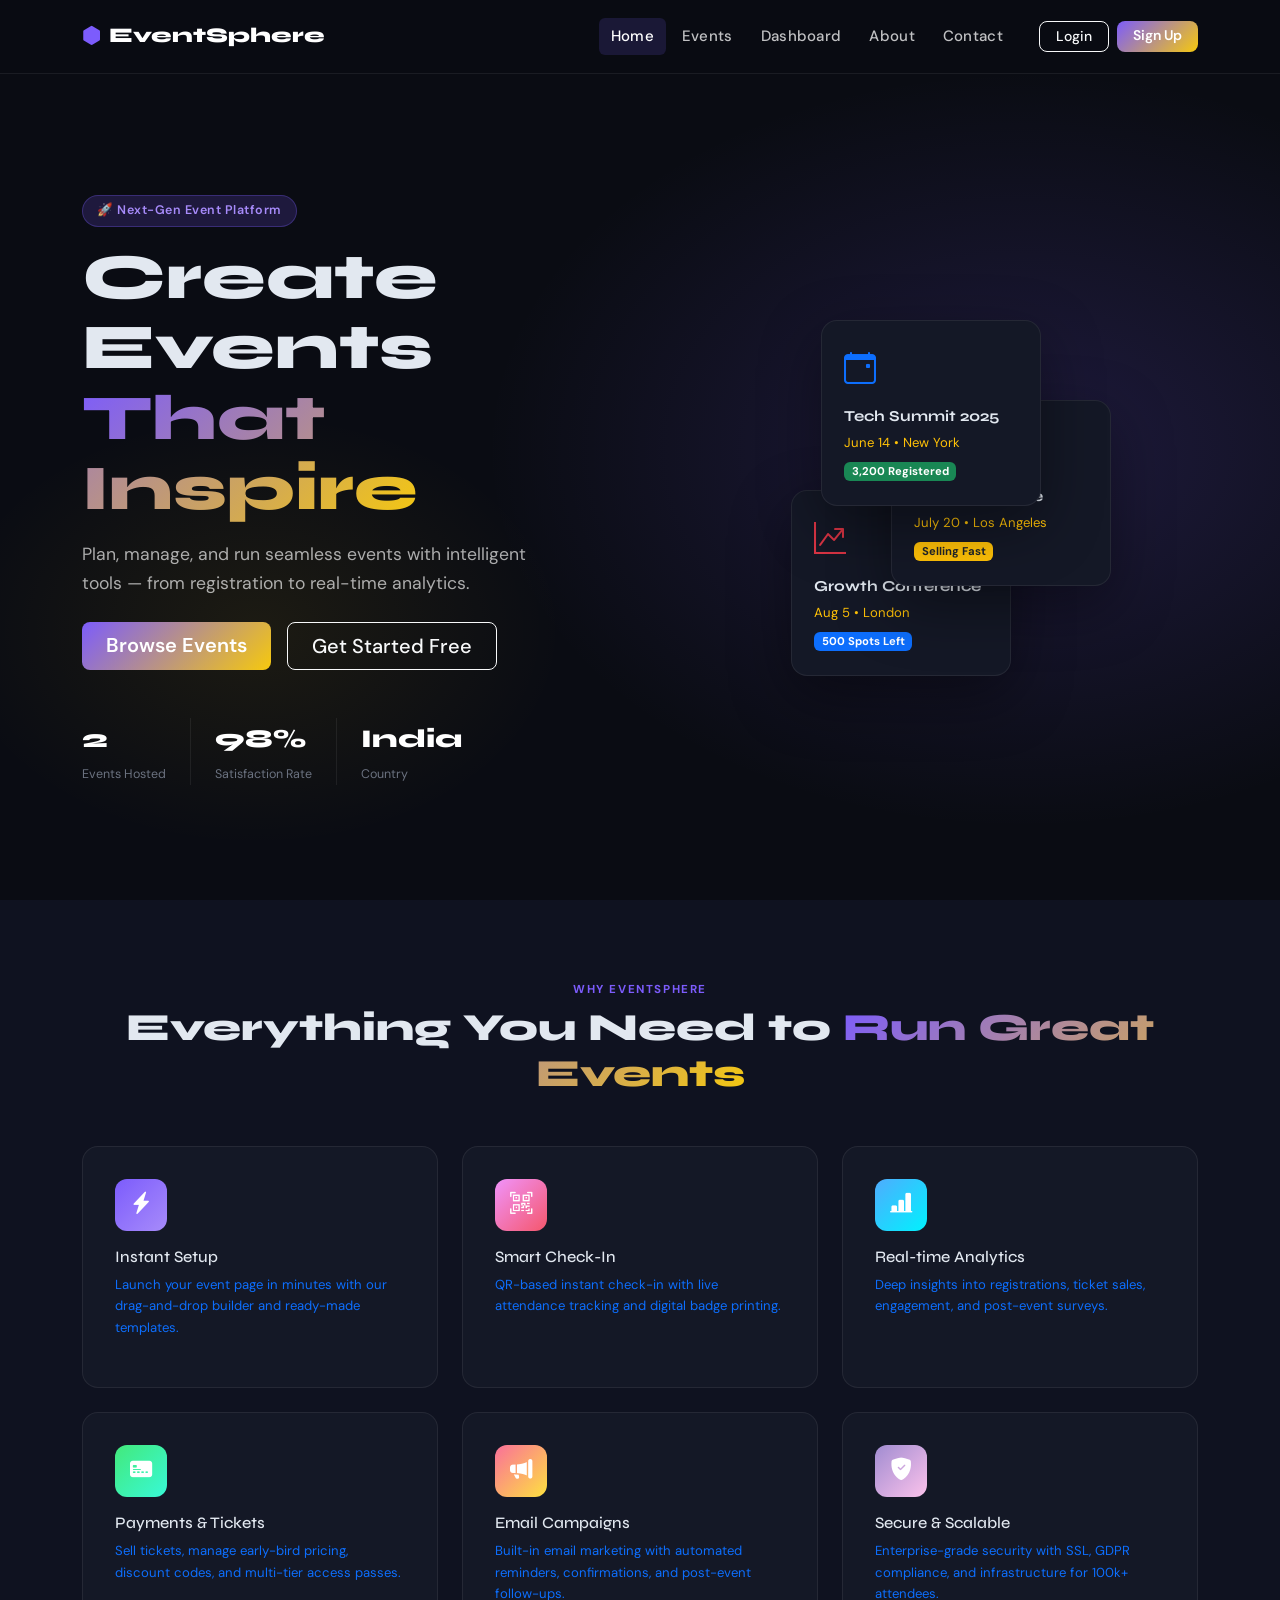
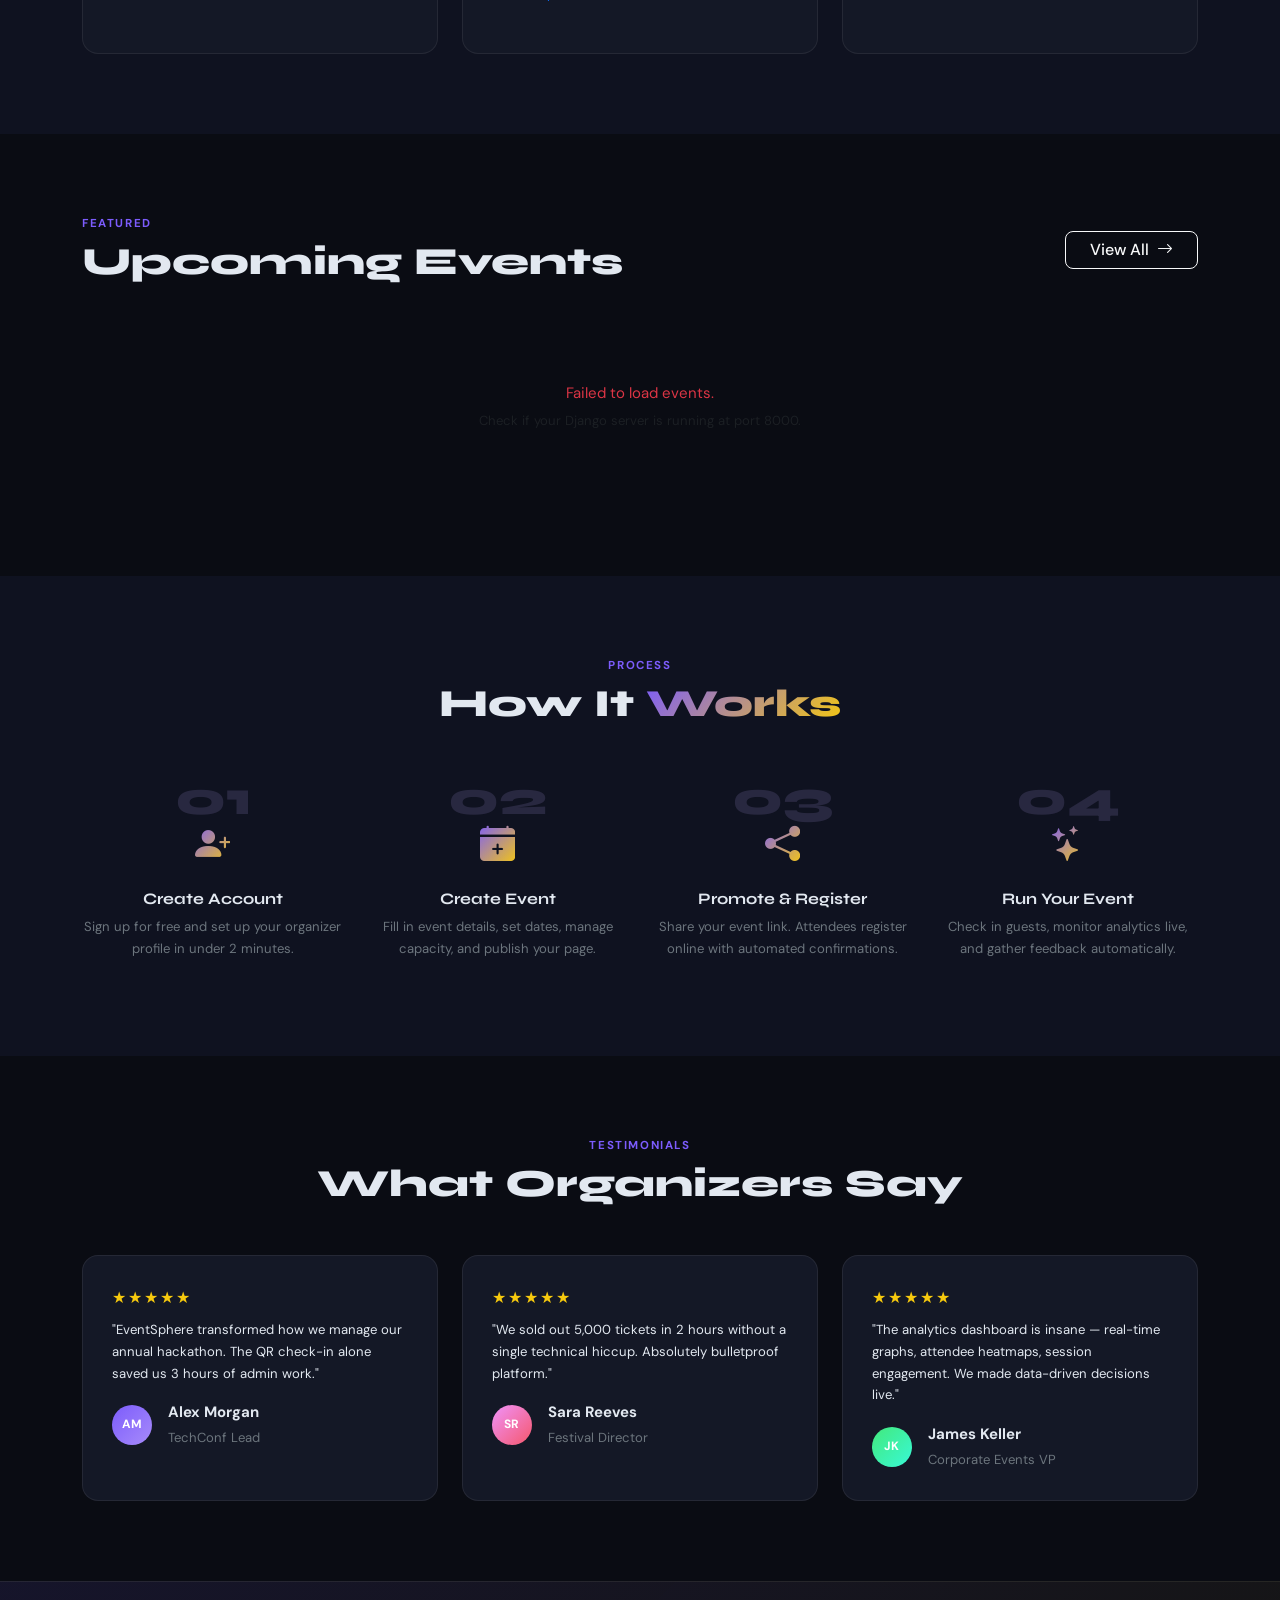
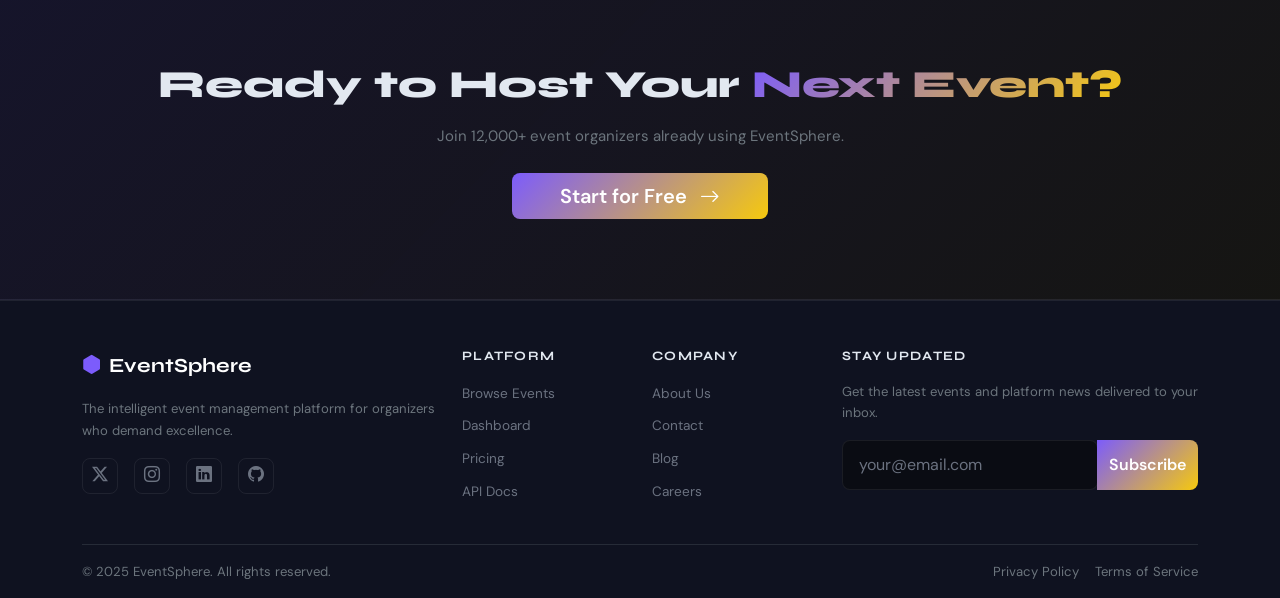
<file: frontend/index.html>
<!DOCTYPE html>
<html lang="en">

<head>
    <meta charset="UTF-8" />
    <meta name="viewport" content="width=device-width, initial-scale=1.0" />
    <title>EventSphere – Smart Event Management</title>
    <link href="https://cdn.jsdelivr.net/npm/bootstrap@5.3.3/dist/css/bootstrap.min.css" rel="stylesheet" />
    <link href="https://cdn.jsdelivr.net/npm/bootstrap-icons@1.11.3/font/bootstrap-icons.min.css" rel="stylesheet" />
    <link
        href="https://fonts.googleapis.com/css2?family=Syne:wght@400;600;700;800&family=DM+Sans:ital,wght@0,300;0,400;0,500;1,300&display=swap"
        rel="stylesheet" />
    <link rel="stylesheet" href="css/style.css" />
</head>

<body>

    <!-- NAVBAR -->
    <nav class="navbar navbar-expand-lg navbar-dark fixed-top es-navbar" id="mainNav">
        <div class="container">
            <a class="navbar-brand es-brand" href="index.html">
                <span class="brand-icon"><i class="bi bi-hexagon-fill"></i></span>
                EventSphere
            </a>
            <button class="navbar-toggler border-0" type="button" data-bs-toggle="collapse"
                data-bs-target="#navbarMain">
                <span class="navbar-toggler-icon"></span>
            </button>
            <div class="collapse navbar-collapse" id="navbarMain">
                <ul class="navbar-nav ms-auto align-items-lg-center gap-lg-1">
                    <li class="nav-item"><a class="nav-link active" href="index.html">Home</a></li>
                    <li class="nav-item"><a class="nav-link" href="events.html">Events</a></li>
                    <li class="nav-item"><a class="nav-link" href="dashboard.html">Dashboard</a></li>
                    <li class="nav-item"><a class="nav-link" href="about.html">About</a></li>
                    <li class="nav-item"><a class="nav-link" href="contact.html">Contact</a></li>
                </ul>
                <div class="ms-lg-4 mt-3 mt-lg-0 d-flex gap-2">
                    <a href="login.html" class="btn btn-outline-light btn-sm px-3">Login</a>
                    <a href="register.html" class="btn btn-es-primary btn-sm px-3">Sign Up</a>
                </div>
            </div>
        </div>
    </nav>

    <!-- HERO -->
    <section class="es-hero d-flex align-items-center">
        <div class="hero-bg-anim"></div>
        <div class="container position-relative z-1">
            <div class="row align-items-center g-5">
                <div class="col-lg-6">
                    <span class="es-badge mb-3 d-inline-block">🚀 Next-Gen Event Platform</span>
                    <h1 class="es-hero-title">Create Events <br /><span class="es-gradient-text">That Inspire</span>
                    </h1>
                    <p class="es-hero-sub mt-3 mb-4">Plan, manage, and run seamless events with intelligent tools — from
                        registration to real-time analytics.</p>
                    <div class="d-flex flex-wrap gap-3">
                        <a href="events.html" class="btn btn-es-primary btn-lg px-4">Browse Events</a>
                        <a href="register.html" class="btn btn-outline-light btn-lg px-4">Get Started Free</a>
                    </div>
                    <div class="hero-stats d-flex gap-4 mt-5">
                        <div><span class="stat-num">2</span><br /><small>Events Hosted</small></div>
                        <div class="stat-divider"></div>
                        <div><span class="stat-num">98%</span><br /><small>Satisfaction Rate</small></div>
                        <div class="stat-divider"></div>
                        <div><span class="stat-num">India</span><br /><small>Country</small></div>
                    </div>
                </div>
                <div class="col-lg-6 d-none d-lg-flex justify-content-center">
                    <div class="hero-card-stack">
                        <div class="hero-card hc-1">
                            <i class="bi bi-calendar-event fs-2 mb-2 d-block text-primary"></i>
                            <strong>Tech Summit 2025</strong>
                            <p class="small text-warning mb-1">June 14 • New York</p>
                            <span class="badge bg-success">3,200 Registered</span>
                        </div>
                        <div class="hero-card hc-2">
                            <i class="bi bi-music-note-beamed fs-2 mb-2 d-block text-info"></i>
                            <strong>Music Fest Live</strong>
                            <p class="small text-warning mb-1">July 20 • Los Angeles</p>
                            <span class="badge bg-warning text-dark">Selling Fast</span>
                        </div>
                        <div class="hero-card hc-3">
                            <i class="bi bi-graph-up-arrow fs-2 mb-2 d-block text-danger"></i>
                            <strong>Growth Conference</strong>
                            <p class="small text-warning mb-1">Aug 5 • London</p>
                            <span class="badge bg-primary">500 Spots Left</span>
                        </div>
                    </div>
                </div>
            </div>
        </div>
    </section>

    <!-- FEATURES -->
    <section class="py-6 bg-dark-alt">
        <div class="container">
            <div class="text-center mb-5">
                <span class="es-section-label">Why EventSphere</span>
                <h2 class="es-section-title">Everything You Need to <span class="es-gradient-text">Run Great
                        Events</span></h2>
            </div>
            <div class="row g-4">
                <div class="col-md-4">
                    <div class="es-feature-card">
                        <div class="es-feat-icon"><i class="bi bi-lightning-charge-fill"></i></div>
                        <h5>Instant Setup</h5>
                        <p class="text-primary small">Launch your event page in minutes with our drag-and-drop builder
                            and
                            ready-made templates.</p>
                    </div>
                </div>
                <div class="col-md-4">
                    <div class="es-feature-card">
                        <div class="es-feat-icon" style="background:linear-gradient(135deg,#f093fb,#f5576c)"><i
                                class="bi bi-qr-code-scan"></i></div>
                        <h5>Smart Check-In</h5>
                        <p class="text-primary small">QR-based instant check-in with live attendance tracking and
                            digital
                            badge printing.</p>
                    </div>
                </div>
                <div class="col-md-4">
                    <div class="es-feature-card">
                        <div class="es-feat-icon" style="background:linear-gradient(135deg,#4facfe,#00f2fe)"><i
                                class="bi bi-bar-chart-line-fill"></i></div>
                        <h5>Real-time Analytics</h5>
                        <p class="text-primary small">Deep insights into registrations, ticket sales, engagement, and
                            post-event surveys.</p>
                    </div>
                </div>
                <div class="col-md-4">
                    <div class="es-feature-card">
                        <div class="es-feat-icon" style="background:linear-gradient(135deg,#43e97b,#38f9d7)"><i
                                class="bi bi-credit-card-2-front-fill"></i></div>
                        <h5>Payments & Tickets</h5>
                        <p class="text-primary small">Sell tickets, manage early-bird pricing, discount codes, and
                            multi-tier access passes.</p>
                    </div>
                </div>
                <div class="col-md-4">
                    <div class="es-feature-card">
                        <div class="es-feat-icon" style="background:linear-gradient(135deg,#fa709a,#fee140)"><i
                                class="bi bi-megaphone-fill"></i></div>
                        <h5>Email Campaigns</h5>
                        <p class="text-primary small">Built-in email marketing with automated reminders, confirmations,
                            and post-event follow-ups.</p>
                    </div>
                </div>
                <div class="col-md-4">
                    <div class="es-feature-card">
                        <div class="es-feat-icon" style="background:linear-gradient(135deg,#a18cd1,#fbc2eb)"><i
                                class="bi bi-shield-fill-check"></i></div>
                        <h5>Secure & Scalable</h5>
                        <p class="text-primary small">Enterprise-grade security with SSL, GDPR compliance, and
                            infrastructure for 100k+ attendees.</p>
                    </div>
                </div>
            </div>
        </div>
    </section>

    <!-- UPCOMING EVENTS PREVIEW -->
    <section class="py-6">
        <div class="container">
            <div class="d-flex justify-content-between align-items-center mb-5">
                <div>
                    <span class="es-section-label">Featured</span>
                    <h2 class="es-section-title mb-0">Upcoming Events</h2>
                </div>
                <a href="events.html" class="btn btn-outline-light px-4">View All <i
                        class="bi bi-arrow-right ms-1"></i></a>
            </div>
            <div class="row g-4" id="homeEventCards">
                <!-- Cards injected by JS -->
            </div>
        </div>
    </section>

    <!-- HOW IT WORKS -->
    <section class="py-6 bg-dark-alt">
        <div class="container">
            <div class="text-center mb-5">
                <span class="es-section-label">Process</span>
                <h2 class="es-section-title">How It <span class="es-gradient-text">Works</span></h2>
            </div>
            <div class="row g-4 justify-content-center">
                <div class="col-md-3 text-center">
                    <div class="hiw-step">
                        <div class="hiw-num">01</div>
                        <i class="bi bi-person-plus-fill hiw-icon"></i>
                        <h6 class="mt-3">Create Account</h6>
                        <p class="text-secondary small">Sign up for free and set up your organizer profile in under 2
                            minutes.</p>
                    </div>
                </div>
                <div class="col-md-3 text-center">
                    <div class="hiw-step">
                        <div class="hiw-num">02</div>
                        <i class="bi bi-calendar-plus-fill hiw-icon"></i>
                        <h6 class="mt-3">Create Event</h6>
                        <p class="text-secondary small">Fill in event details, set dates, manage capacity, and publish
                            your
                            page.</p>
                    </div>
                </div>
                <div class="col-md-3 text-center">
                    <div class="hiw-step">
                        <div class="hiw-num">03</div>
                        <i class="bi bi-share-fill hiw-icon"></i>
                        <h6 class="mt-3">Promote & Register</h6>
                        <p class="text-secondary small">Share your event link. Attendees register online with automated
                            confirmations.</p>
                    </div>
                </div>
                <div class="col-md-3 text-center">
                    <div class="hiw-step">
                        <div class="hiw-num">04</div>
                        <i class="bi bi-stars hiw-icon"></i>
                        <h6 class="mt-3">Run Your Event</h6>
                        <p class="text-secondary small">Check in guests, monitor analytics live, and gather feedback
                            automatically.</p>
                    </div>
                </div>
            </div>
        </div>
    </section>

    <!-- TESTIMONIALS -->
    <section class="py-6">
        <div class="container">
            <div class="text-center mb-5">
                <span class="es-section-label">Testimonials</span>
                <h2 class="es-section-title">What Organizers Say</h2>
            </div>
            <div class="row g-4">
                <div class="col-md-4">
                    <div class="es-testimonial-card">
                        <div class="stars mb-2">★★★★★</div>
                        <p class="text-gray small">"EventSphere transformed how we manage our annual hackathon. The
                            QR
                            check-in alone saved us 3 hours of admin work."</p>
                        <div class="d-flex align-items-center gap-3 mt-3">
                            <div class="testi-avatar">AM</div>
                            <div><strong class="d-block">Alex Morgan</strong><small class="text-secondary
                                ">TechConf
                                    Lead</small></div>
                        </div>
                    </div>
                </div>
                <div class="col-md-4">
                    <div class="es-testimonial-card">
                        <div class="stars mb-2">★★★★★</div>
                        <p class="text-gray small">"We sold out 5,000 tickets in 2 hours without a single technical
                            hiccup. Absolutely bulletproof platform."</p>
                        <div class="d-flex align-items-center gap-3 mt-3">
                            <div class="testi-avatar" style="background:linear-gradient(135deg,#f093fb,#f5576c)">SR
                            </div>
                            <div><strong class="d-block">Sara Reeves</strong><small class="text-secondary">Festival
                                    Director</small></div>
                        </div>
                    </div>
                </div>
                <div class="col-md-4">
                    <div class="es-testimonial-card">
                        <div class="stars mb-2">★★★★★</div>
                        <p class="text-gray small">"The analytics dashboard is insane — real-time graphs, attendee
                            heatmaps, session engagement. We made data-driven decisions live."</p>
                        <div class="d-flex align-items-center gap-3 mt-3">
                            <div class="testi-avatar" style="background:linear-gradient(135deg,#43e97b,#38f9d7)">JK
                            </div>
                            <div><strong class="d-block">James Keller</strong><small class="text-secondary">Corporate
                                    Events
                                    VP</small></div>
                        </div>
                    </div>
                </div>
            </div>
        </div>
    </section>

    <!-- CTA BANNER -->
    <section class="es-cta-section py-6">
        <div class="container text-center">
            <h2 class="es-section-title mb-3">Ready to Host Your <span class="es-gradient-text">Next Event?</span></h2>
            <p class="text-secondary mb-4">Join 12,000+ event organizers already using EventSphere.</p>
            <a href="register.html" class="btn btn-es-primary btn-lg px-5">Start for Free <i
                    class="bi bi-arrow-right ms-2"></i></a>
        </div>
    </section>

    <!-- FOOTER -->
    <footer class="es-footer pt-5 pb-3">
        <div class="container">
            <div class="row g-4 mb-4">
                <div class="col-lg-4">
                    <a class="es-brand d-flex align-items-center gap-2 mb-3 text-decoration-none" href="index.html">
                        <span class="brand-icon"><i class="bi bi-hexagon-fill"></i></span>
                        <span class="text-white fs-5 fw-bold" style="font-family:'Syne',sans-serif">EventSphere</span>
                    </a>
                    <p class="text-secondary small">The intelligent event management platform for organizers who demand
                        excellence.</p>
                    <div class="d-flex gap-3 mt-3">
                        <a href="#" class="es-social-link"><i class="bi bi-twitter-x"></i></a>
                        <a href="#" class="es-social-link"><i class="bi bi-instagram"></i></a>
                        <a href="#" class="es-social-link"><i class="bi bi-linkedin"></i></a>
                        <a href="#" class="es-social-link"><i class="bi bi-github"></i></a>
                    </div>
                </div>
                <div class="col-6 col-lg-2">
                    <h6 class="es-footer-heading">Platform</h6>
                    <ul class="list-unstyled es-footer-links">
                        <li><a href="events.html">Browse Events</a></li>
                        <li><a href="dashboard.html">Dashboard</a></li>
                        <li><a href="#">Pricing</a></li>
                        <li><a href="#">API Docs</a></li>
                    </ul>
                </div>
                <div class="col-6 col-lg-2">
                    <h6 class="es-footer-heading">Company</h6>
                    <ul class="list-unstyled es-footer-links">
                        <li><a href="about.html">About Us</a></li>
                        <li><a href="contact.html">Contact</a></li>
                        <li><a href="#">Blog</a></li>
                        <li><a href="#">Careers</a></li>
                    </ul>
                </div>
                <div class="col-lg-4">
                    <h6 class="es-footer-heading">Stay Updated</h6>
                    <p class="text-secondary small">Get the latest events and platform news delivered to your inbox.</p>
                    <div class="input-group es-newsletter-input">
                        <input type="email" class="form-control" placeholder="your@email.com" />
                        <button class="btn btn-es-primary">Subscribe</button>
                    </div>
                </div>
            </div>
            <hr class="border-secondary" />
            <div class="d-flex flex-wrap justify-content-between align-items-center gap-2">
                <small class="text-secondary">© 2025 EventSphere. All rights reserved.</small>
                <div class="d-flex gap-3">
                    <a href="#" class="text-secondary small">Privacy Policy</a>
                    <a href="#" class="text-secondary small">Terms of Service</a>
                </div>
            </div>
        </div>
    </footer>

    <script src="https://cdn.jsdelivr.net/npm/bootstrap@5.3.3/dist/js/bootstrap.bundle.min.js"></script>
    <script src="js/auth.js"></script>

    <script src="js/events.js"></script>
    <script src="js/main.js"></script>
    <script>
        document.addEventListener('DOMContentLoaded', async () => {
            const container = document.getElementById('homeEventCards');
            if (!container) return;

            try {
                const response = await fetch('http://127.0.0.1:8000/api/events/');
                if (!response.ok) throw new Error('Network response was not ok');

                const events = await response.json();

                if (!events || events.length === 0) {
                    container.innerHTML = "<p class='text-center text-muted'>No upcoming events found.</p>";
                    return;
                }

                const featured = events.slice(0, 3);

                // ✅ FIX: Base URL for resolving relative Django media paths
                const BASE_URL = 'http://127.0.0.1:8000';

                container.innerHTML = featured.map(e => {
                    // ✅ FIX: Prepend BASE_URL when image is a relative path
                    const imageUrl = e.image
                        ? (e.image.startsWith('http') ? e.image : `${BASE_URL}${e.image}`)
                        : 'https://via.placeholder.com/400x225?text=EventSphere';

                    return `
            <div class="col-md-4 mb-4">
                <div class="card shadow-sm h-100 border-0 overflow-hidden" style="border-radius: 15px; background: #1a1a1a;">
                    <div style="height: 200px; overflow: hidden;">
                        <img src="${imageUrl}" class="card-img-top w-100 h-100" style="object-fit: cover;" alt="${e.title}">
                    </div>
                    <div class="card-body d-flex flex-column text-white">
                        <h5 class="card-title fw-bold" style="color: #fff;">${e.title || e.name}</h5>
                        <p class="mb-1 small" style="color: #ffc107;"><i class="bi bi-calendar3 me-2"></i>${e.date}</p>
                        <p class="text-secondary small mb-3"><i class="bi bi-geo-alt me-2"></i>${e.location || 'Venue TBA'}</p>
                        <p class="card-text text-secondary small flex-grow-1">
                            ${(e.description || '').substring(0, 100)}...
                        </p>
                        <button class="btn btn-primary w-100 mt-3" style="border-radius: 8px;" onclick="registerForEvent(${e.id})">
                            Register Now
                        </button>
                    </div>
                </div>
            </div>`;
                }).join("");

            } catch (error) {
                console.error("Load Error:", error);
                container.innerHTML = `
        <div class="text-center w-100 py-5">
            <p class='text-danger mb-1'>Failed to load events.</p>
            <p class='small text-muted'>Check if your Django server is running at port 8000.</p>
        </div>`;
            }
        });
    </script>
    <script type="module" src="js/api.js"></script>
</body>

</html>
</file>
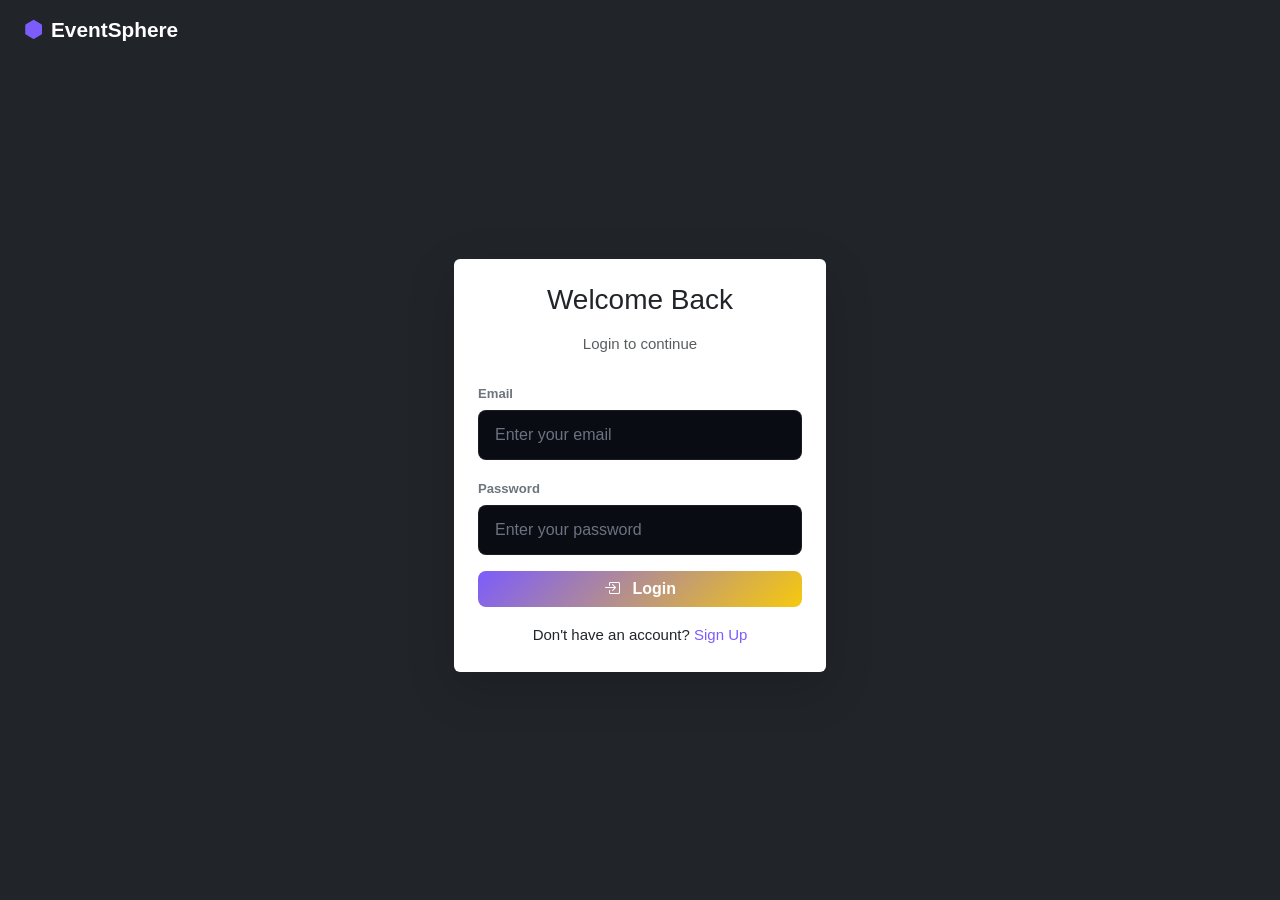
<file: frontend/events.html>
<!DOCTYPE html>
<html lang="en">

<head>
    <meta charset="UTF-8">
    <meta name="viewport" content="width=device-width, initial-scale=1.0">
    <title>Browse Events – EventSphere</title>
    <link href="https://cdn.jsdelivr.net/npm/bootstrap@5.3.3/dist/css/bootstrap.min.css" rel="stylesheet">
    <link rel="stylesheet" href="css/style.css">
</head>

<body class="bg-light">

    <!-- NAVBAR -->
    <nav class="navbar navbar-dark bg-dark px-4">
        <a href="index.html" class="navbar-brand">EventSphere</a>
        <div>
            <a href="my-events.html" class="btn btn-outline-light btn-sm me-2">My Events</a>
            <button onclick="logoutUser()" class="btn btn-danger btn-sm">Logout</button>
        </div>
    </nav>

    <!-- CONTENT -->
    <div class="container mt-5">
        <h2 class="mb-4 text-center">Available Events</h2>
        <div class="row" id="browseEventsContainer">
            <p class="text-center">Loading available events...</p>
        </div>
    </div>

    <!-- JS DEPENDENCIES -->
    <script src="js/api.js"></script>
    <script src="js/auth.js"></script>

    <script>
        // 🔒 Protect page - Redirect if not logged in
        if (!localStorage.getItem("token")) {
            alert("Please login first");
            window.location.href = "login.html";
        }

        const container = document.getElementById("browseEventsContainer");

        /**
         * 🔥 Fetch all available events from Django
         */
        async function loadAllEvents() {
            try {
                // Ensure api.js is loaded. Hits http://127.0.0.1:8000/api/events/
                const events = await apiRequest('/events/');

                container.innerHTML = "";

                if (!events || events.length === 0) {
                    container.innerHTML = "<p class='text-center'>No events available at the moment.</p>";
                    return;
                }

                // Render events from your SQLite database
                container.innerHTML = events.map(e => {
                    const BASE_URL = 'http://127.0.0.1:8000';

                    // 1. Determine theme color based on category
                    const category = e.category || 'General';
                    let themeColor = '#6366f1'; // Default Technology (Indigo)
                    if (category.toLowerCase().includes('music')) themeColor = '#a855f7'; // Purple
                    if (category.toLowerCase().includes('business')) themeColor = '#22c55e'; // Green

                    // 2. Resolve the image path
                    const imageUrl = e.image
                        ? (e.image.startsWith('http') ? e.image : `${BASE_URL}${e.image}`)
                        : '';

                    // 3. Return the original "Icon-Style" card layout
                    return `
        <div class="col-md-4 mb-4">
            <div class="card h-100 border-0" style="background: #121214; border-radius: 20px; padding: 20px;">
                <!-- Icon Container with Glow (Matches image_4db6a2.jpg) -->
                <div class="position-relative d-flex justify-content-center align-items-center" 
                     style="height: 180px; background: linear-gradient(135deg, #1a1a1c 0%, #000 100%); border-radius: 15px; margin-bottom: 20px;">
                    
                    <span class="position-absolute" style="top: 15px; right: 15px; background: rgba(0,0,0,0.8); color: #fff; padding: 4px 12px; border-radius: 8px; font-weight: bold; font-size: 0.8rem;">
                        ${category.toUpperCase()}
                    </span>

                    <!-- Centered Icon Image -->
                    <img src="${imageUrl}" style="width: 80px; height: 80px; object-fit: contain; filter: drop-shadow(0 0 15px ${themeColor});" alt="icon">
                </div>

                <div class="card-body p-0 d-flex flex-column">
                    <small style="color: ${themeColor}; text-transform: uppercase; letter-spacing: 1.5px; font-weight: 800; font-size: 0.65rem;">
                        ${category}
                    </small>
                    <h5 class="card-title fw-bold text-white mt-1 mb-2" style="font-family: 'Syne', sans-serif;">
                        ${e.title || e.name}
                    </h5>
                    
                    <div class="text-secondary mb-3" style="font-size: 0.8rem;">
                        <div class="mb-1"><i class="bi bi-calendar-event me-2"></i> ${e.date}</div>
                        <div><i class="bi bi-geo-alt me-2"></i> ${e.location || 'Venue TBA'}</div>
                    </div>

                    <!-- Progress Bar Component -->
                    <div class="mt-auto">
                        <div class="d-flex justify-content-between mb-1" style="font-size: 0.7rem; color: #555;">
                            <span>Spots available</span>
                            <span>Live</span>
                        </div>
                        <div class="progress mb-4" style="height: 5px; background: #2a2a2d; border-radius: 10px;">
                            <div class="progress-bar" role="progressbar" style="width: 75%; background: ${themeColor}; border-radius: 10px;"></div>
                        </div>

                        <!-- Price and Register Button Footer -->
                        <div class="d-flex justify-content-between align-items-center">
                            <span class="fw-bold" style="color: #ffc107; font-size: 1.3rem;">$${e.price || '0'}</span>
                            <button class="btn" style="background: linear-gradient(90deg, #6366f1, #a855f7); color: white; border-radius: 10px; padding: 8px 24px; font-weight: 600; border: none;" onclick="registerForEvent(${e.id})">
                                Register
                            </button>
                        </div>
                    </div>
                </div>
            </div>
        </div>`;
                }).join("");
            } catch (error) {
                console.error("Load Error:", error);
                container.innerHTML = `
                    <div class="text-center">
                        <p class='text-danger'>Failed to load events.</p>
                        <p class='small text-muted'>Check if Django server is running at port 8000</p>
                    </div>`;
            }
        }

        /**
         * 📝 Register for an event
         */
        async function registerForEvent(eventId) {
            try {
                // Uses api.js to send POST with Token
                const response = await apiRequest('/register-event/', 'POST', {
                    event_id: eventId
                });

                alert(response.message || "Successfully registered!");
                window.location.href = "my-events.html";

            } catch (error) {
                console.error("Registration Error:", error);
                alert(error.error || "You are already registered for this event.");
            }
        }

        /**
         * 🚪 Logout Logic
         */
        function logoutUser() {
            localStorage.clear();
            window.location.href = "login.html";
        }

        // Initialize - This runs as soon as the page is ready
        document.addEventListener("DOMContentLoaded", loadAllEvents);
    </script>
</body>

</html>
</file>
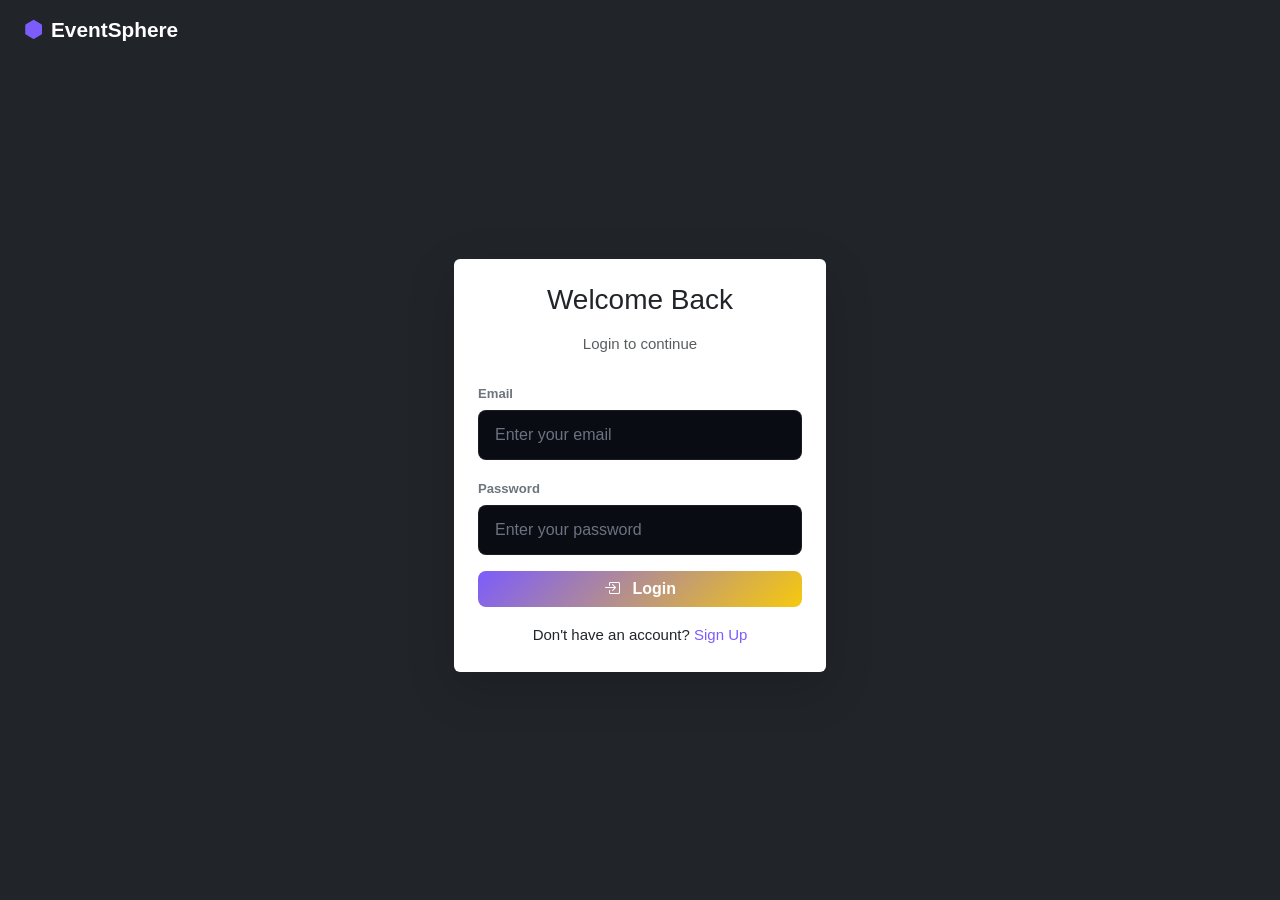
<file: frontend/login.html>
<!DOCTYPE html>
<html lang="en">

<head>
    <meta charset="UTF-8" />
    <meta name="viewport" content="width=device-width, initial-scale=1.0" />
    <title>Login – EventSphere</title>
    <link href="https://cdn.jsdelivr.net/npm/bootstrap@5.3.3/dist/css/bootstrap.min.css" rel="stylesheet" />
    <link href="https://cdn.jsdelivr.net/npm/bootstrap-icons@1.11.3/font/bootstrap-icons.min.css" rel="stylesheet" />
    <link rel="stylesheet" href="css/style.css" />
</head>

<body class="bg-dark text-light">

    <nav class="navbar navbar-dark bg-dark px-4">
        <a class="navbar-brand es-brand" href="index.html">
            <span class="brand-icon"><i class="bi bi-hexagon-fill"></i></span>
            EventSphere
        </a>
    </nav>

    <div class="container d-flex align-items-center justify-content-center" style="min-height: 90vh;">
        <div class="col-md-4">
            <div class="card p-4 shadow-lg border-0">
                <h3 class="text-center mb-3">Welcome Back</h3>
                <p class="text-muted text-center mb-4">Login to continue</p>

                <div class="mb-3">
                    <label class="form-label text-secondary">Email</label>
                    <input id="email" type="email" class="form-control" placeholder="Enter your email">
                </div>

                <div class="mb-3">
                    <label class="form-label text-secondary">Password</label>
                    <input id="password" type="password" class="form-control" placeholder="Enter your password">
                </div>

                <button id="loginBtn" class="btn btn-es-primary w-100">
                    <i class="bi bi-box-arrow-in-right me-2"></i> Login
                </button>

                <p class="text-center mt-3 mb-0">
                    Don't have an account? <a href="register.html" class="text-decoration-none">Sign Up</a>
                </p>
            </div>
        </div>
    </div>

    <!-- JS FILES -->
    <script src="js/api.js"></script>
    <script src="js/auth.js"></script>

    <script>
        document.addEventListener("DOMContentLoaded", () => {
            const loginBtn = document.getElementById("loginBtn");

            async function handleLogin() {
                // We call the function defined in auth.js
                // It will internally handle the redirect and localStorage
                await loginUser();
            }

            loginBtn.addEventListener("click", handleLogin);

            document.addEventListener("keypress", (e) => {
                if (e.key === "Enter") {
                    handleLogin();
                }
            });
        });
    </script>
</body>

</html>
</file>
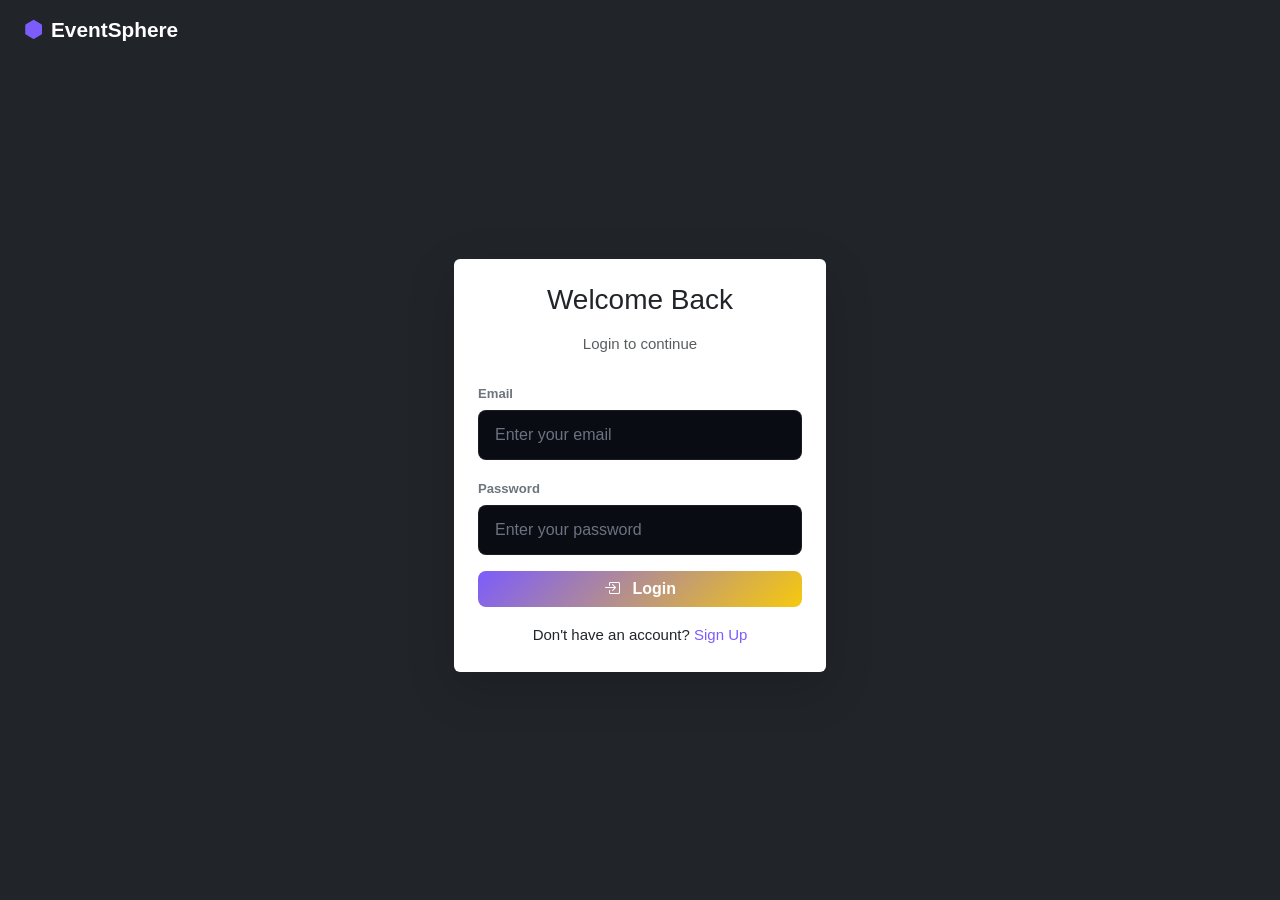
<file: frontend/my-events.html>
<!DOCTYPE html>
<html lang="en">

<head>
    <meta charset="UTF-8">
    <meta name="viewport" content="width=device-width, initial-scale=1.0">
    <title>My Events – EventSphere</title>
    <link href="https://cdn.jsdelivr.net/npm/bootstrap@5.3.3/dist/css/bootstrap.min.css" rel="stylesheet">
    <link rel="stylesheet" href="css/style.css">
</head>

<body class="bg-light">

    <!-- NAVBAR -->
    <nav class="navbar navbar-dark bg-dark px-4">
        <a href="index.html" class="navbar-brand">EventSphere</a>
        <div>
            <a href="events.html" class="btn btn-outline-light btn-sm me-2">Browse Events</a>
            <button onclick="logoutUser()" class="btn btn-danger btn-sm">Logout</button>
        </div>
    </nav>

    <!-- CONTENT -->
    <div class="container mt-5">
        <h2 class="mb-4 text-center">My Registered Events</h2>
        <div class="row" id="myEvents">
            <p class="text-center">Loading your registrations...</p>
        </div>
    </div>

    <!-- JS DEPENDENCIES -->
    <script src="js/api.js"></script>
    <script src="js/auth.js"></script>

    <script>
        // 🔒 Protect page
        if (!localStorage.getItem("user_id")) {
            alert("Please login first");
            window.location.href = "login.html";
        }

        const container = document.getElementById("myEvents");

        // 🔥 Fetch live registrations from Django
        async function loadMyEvents() {
            const userId = localStorage.getItem("user_id");

            try {
                // Fetch data from your Django server
                let response = await apiRequest(`/my-registrations/?user_id=${userId}`);

                console.log("Raw Data from Backend:", response);

                // DATA CLEANER: Ensure we have an array to loop through
                const registrations = Array.isArray(response) ? response : (response.results || response.registrations || []);

                container.innerHTML = "";

                if (registrations.length === 0) {
                    container.innerHTML = `
                        <div class="text-center mt-5">
                            <h5>No events registered</h5>
                            <p class="text-muted">Go register for events to see them here.</p>
                            <a href="events.html" class="btn btn-primary mt-2">Browse Events</a>
                        </div>`;
                    return;
                }

                container.innerHTML = registrations.map(reg => {
                    // FIELD MAPPING: Handle the nested Serializer structure
                    const e = reg.event || reg;
                    const eventTitle = e.title || e.name || "Untitled Event";
                    const eventDate = e.date || "Date TBA";
                    const eventLoc = e.location || "Venue TBA";

                    return `
                    <div class="col-md-4 mb-4">
                        <div class="card shadow-sm h-100 border-0">
                            <div class="card-body">
                                <h5 class="card-title text-primary">${eventTitle}</h5>
                                <p class="text-muted mb-1">${eventDate}</p>
                                <p class="text-muted small">${eventLoc}</p>
                                <span class="badge bg-success mb-2">Registered</span>
                                <button class="btn btn-outline-danger btn-sm w-100 mt-2" onclick="cancelRegistration(${reg.id})">
                                    Cancel Registration
                                </button>
                            </div>
                        </div>
                    </div>`;
                }).join("");

            } catch (error) {
                console.error("Error loading registrations:", error);
                container.innerHTML = "<p class='text-danger text-center'>Failed to load registrations. Check server connection.</p>";
            }
        }

        // ❌ Cancel Registration via API
        async function cancelRegistration(regId) {
            if (!confirm("Are you sure you want to cancel?")) return;

            try {
                await apiRequest(`/registrations/${regId}/`, 'DELETE');
                alert("Registration cancelled!");
                loadMyEvents(); // Refresh the list
            } catch (error) {
                console.error("Cancel error:", error);
                alert("Failed to cancel registration.");
            }
        }

        function logoutUser() {
            localStorage.clear();
            window.location.href = "login.html";
        }

        // Initialize
        document.addEventListener("DOMContentLoaded", loadMyEvents);
    </script>
</body>

</html>
</file>
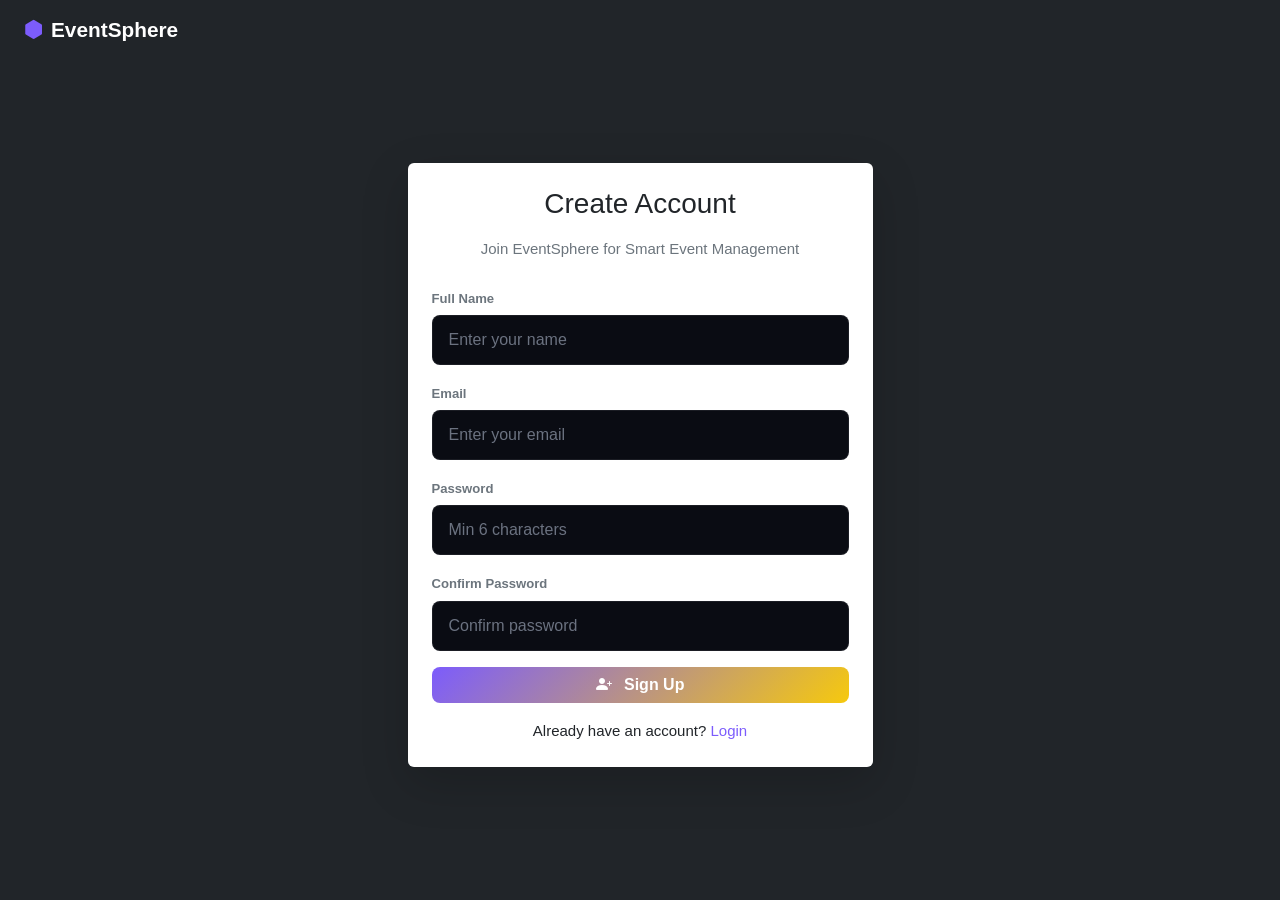
<file: frontend/register.html>
<!DOCTYPE html>
<html lang="en">

<head>
    <meta charset="UTF-8" />
    <meta name="viewport" content="width=device-width, initial-scale=1.0" />
    <title>Register – EventSphere</title>
    <link href="https://cdn.jsdelivr.net/npm/bootstrap@5.3.3/dist/css/bootstrap.min.css" rel="stylesheet" />
    <link href="https://cdn.jsdelivr.net/npm/bootstrap-icons@1.11.3/font/bootstrap-icons.min.css" rel="stylesheet" />
    <link rel="stylesheet" href="css/style.css" />
</head>

<body class="bg-dark text-light">

    <nav class="navbar navbar-dark bg-dark px-4">
        <a class="navbar-brand es-brand" href="index.html">
            <span class="brand-icon"><i class="bi bi-hexagon-fill"></i></span>
            EventSphere
        </a>
    </nav>

    <div class="container d-flex align-items-center justify-content-center" style="min-height: 90vh;">
        <div class="col-md-5">
            <div class="card p-4 shadow-lg border-0">
                <h3 class="text-center mb-3">Create Account</h3>
                <p class="text-secondary text-center mb-4">Join EventSphere for Smart Event Management</p>

                <!-- Added Form Tag to fix [DOM] warnings -->
                <form id="registerForm" onsubmit="event.preventDefault(); handleRegister();">
                    <div class="mb-3">
                        <label class="form-label text-secondary">Full Name</label>
                        <input id="name" type="text" class="form-control" placeholder="Enter your name" required>
                    </div>

                    <div class="mb-3">
                        <label class="form-label text-secondary">Email</label>
                        <input id="email" type="email" class="form-control" placeholder="Enter your email" required>
                    </div>

                    <div class="mb-3">
                        <label class="form-label text-secondary">Password</label>
                        <input id="password" type="password" class="form-control" placeholder="Min 6 characters"
                            required>
                    </div>

                    <div class="mb-3">
                        <label class="form-label text-secondary">Confirm Password</label>
                        <input id="confirmPassword" type="password" class="form-control" placeholder="Confirm password"
                            required>
                    </div>

                    <button type="submit" class="btn btn-es-primary w-100">
                        <i class="bi bi-person-plus-fill me-2"></i> Sign Up
                    </button>
                </form>

                <p class="text-center mt-3 mb-0">
                    Already have an account? <a href="login.html" class="text-decoration-none">Login</a>
                </p>
            </div>
        </div>
    </div>

    <script src="js/api.js"></script>
    <script src="js/auth.js"></script>

    <script>
        function handleRegister() {
            const name = document.getElementById("name").value.trim();
            const email = document.getElementById("email").value.trim();
            const password = document.getElementById("password").value;
            const confirmPassword = document.getElementById("confirmPassword").value;

            if (password.length < 6) {
                alert("Password must be at least 6 characters");
                return;
            }

            if (password !== confirmPassword) {
                alert("Passwords do not match");
                return;
            }

            // Call the function in auth.js
            registerUser(name, email, password);
        }
    </script>
</body>

</html>
</file>
<file: frontend/css/style.css>
/* =============================
   EventSphere — Global Stylesheet
   ============================= */

:root {
  --es-bg: #0a0c13;
  --es-bg-alt: #0f1220;
  --es-card: #141826;
  --es-border: rgba(255, 255, 255, 0.07);
  --es-accent: #7c5cfc;
  --es-accent2: #f6c90e;
  --es-text: #e2e8f0;
  --es-muted: #6b7280;
  --es-grad: linear-gradient(135deg, #7c5cfc 0%, #f6c90e 100%);
  --es-grad-soft: linear-gradient(
    135deg,
    rgba(124, 92, 252, 0.15),
    rgba(246, 201, 14, 0.08)
  );
}

/* ─── Base ─── */
*,
*::before,
*::after {
  box-sizing: border-box;
}

body {
  margin: 0;
  background: var(--es-bg);
  color: var(--es-text);
  font-family: 'DM Sans', sans-serif;
  font-size: 15px;
  line-height: 1.65;
}

h1,
h2,
h3,
h4,
h5,
h6 {
  font-family: 'Syne', sans-serif;
}

a {
  color: var(--es-accent);
  text-decoration: none;
  transition: color 0.2s;
}
a:hover {
  color: var(--es-accent2);
}

.py-6 {
  padding-top: 5rem;
  padding-bottom: 5rem;
}

/* ─── Scrollbar ─── */
::-webkit-scrollbar {
  width: 6px;
}
::-webkit-scrollbar-track {
  background: var(--es-bg);
}
::-webkit-scrollbar-thumb {
  background: var(--es-accent);
  border-radius: 3px;
}

/* ─── Navbar ─── */
.es-navbar {
  background: rgba(10, 12, 19, 0.85);
  backdrop-filter: blur(18px);
  border-bottom: 1px solid var(--es-border);
  padding: 0.9rem 0;
  transition: background 0.3s;
}
.es-navbar.scrolled {
  background: rgba(10, 12, 19, 0.98);
}
.es-brand {
  font-family: 'Syne', sans-serif;
  font-weight: 800;
  font-size: 1.3rem;
  color: #fff !important;
  display: flex;
  align-items: center;
  gap: 0.5rem;
}
.brand-icon {
  color: var(--es-accent);
  font-size: 1.2rem;
}
.navbar-nav .nav-link {
  color: rgba(255, 255, 255, 0.75) !important;
  font-weight: 500;
  letter-spacing: 0.02em;
  padding: 0.4rem 0.75rem !important;
  border-radius: 6px;
  transition: all 0.2s;
}
.navbar-nav .nav-link:hover,
.navbar-nav .nav-link.active {
  color: #fff !important;
  background: rgba(124, 92, 252, 0.15);
}

/* ─── Buttons ─── */
.btn-es-primary {
  background: var(--es-grad);
  color: #fff !important;
  border: none;
  font-weight: 600;
  border-radius: 8px;
  transition:
    transform 0.2s,
    box-shadow 0.2s;
}
.btn-es-primary:hover {
  transform: translateY(-2px);
  box-shadow: 0 8px 24px rgba(124, 92, 252, 0.4);
}
.btn-outline-light {
  border-radius: 8px;
  font-weight: 500;
}

/* ─── Section Labels & Titles ─── */
.es-section-label {
  font-size: 0.72rem;
  font-weight: 700;
  letter-spacing: 0.14em;
  text-transform: uppercase;
  color: var(--es-accent);
  display: block;
  margin-bottom: 0.4rem;
}
.es-section-title {
  font-size: clamp(1.6rem, 3vw, 2.4rem);
  font-weight: 800;
  line-height: 1.2;
}
.es-gradient-text {
  background: var(--es-grad);
  -webkit-background-clip: text;
  -webkit-text-fill-color: transparent;
  background-clip: text;
}
.es-badge {
  background: rgba(124, 92, 252, 0.18);
  color: #a78bfa;
  border: 1px solid rgba(124, 92, 252, 0.3);
  border-radius: 50px;
  padding: 0.3rem 0.9rem;
  font-size: 0.78rem;
  font-weight: 600;
  letter-spacing: 0.04em;
}

/* ─── Hero ─── */
.es-hero {
  min-height: 100vh;
  padding-top: 80px;
  position: relative;
  overflow: hidden;
  background: var(--es-bg);
}
.hero-bg-anim {
  position: absolute;
  inset: 0;
  background:
    radial-gradient(
      ellipse 60% 60% at 80% 50%,
      rgba(124, 92, 252, 0.18) 0%,
      transparent 70%
    ),
    radial-gradient(
      ellipse 40% 40% at 20% 70%,
      rgba(246, 201, 14, 0.08) 0%,
      transparent 60%
    );
  pointer-events: none;
}
.es-hero-title {
  font-size: clamp(2.4rem, 5vw, 4rem);
  font-weight: 800;
  line-height: 1.1;
}
.es-hero-sub {
  font-size: 1.1rem;
  color: rgba(255, 255, 255, 0.65);
  max-width: 480px;
}
.stat-num {
  font-family: 'Syne', sans-serif;
  font-size: 1.6rem;
  font-weight: 800;
  color: #fff;
}
.hero-stats small {
  color: var(--es-muted);
  font-size: 0.78rem;
}
.stat-divider {
  width: 1px;
  background: var(--es-border);
  align-self: stretch;
}

/* Hero Card Stack */
.hero-card-stack {
  position: relative;
  width: 320px;
  height: 340px;
}
.hero-card {
  position: absolute;
  background: var(--es-card);
  border: 1px solid var(--es-border);
  border-radius: 16px;
  padding: 1.4rem;
  width: 220px;
  box-shadow: 0 20px 60px rgba(0, 0, 0, 0.4);
  transition: transform 0.4s ease;
}
.hero-card:hover {
  transform: scale(1.04);
  z-index: 10;
}
.hc-1 {
  top: 0;
  left: 50px;
  z-index: 3;
}
.hc-2 {
  top: 80px;
  left: 120px;
  z-index: 2;
}
.hc-3 {
  top: 170px;
  left: 20px;
  z-index: 1;
}
.hero-card strong {
  font-family: 'Syne', sans-serif;
  font-size: 0.95rem;
  display: block;
  margin-bottom: 0.2rem;
}

/* ─── Backgrounds ─── */
.bg-dark-alt {
  background: var(--es-bg-alt) !important;
}

/* ─── Feature Cards ─── */
.es-feature-card {
  background: var(--es-card);
  border: 1px solid var(--es-border);
  border-radius: 16px;
  padding: 2rem;
  height: 100%;
  transition:
    transform 0.3s,
    border-color 0.3s,
    box-shadow 0.3s;
}
.es-feature-card:hover {
  transform: translateY(-6px);
  border-color: rgba(124, 92, 252, 0.4);
  box-shadow: 0 16px 48px rgba(124, 92, 252, 0.12);
}
.es-feat-icon {
  width: 52px;
  height: 52px;
  border-radius: 12px;
  background: linear-gradient(135deg, #7c5cfc, #a78bfa);
  display: flex;
  align-items: center;
  justify-content: center;
  font-size: 1.4rem;
  color: #fff;
  margin-bottom: 1rem;
}
.es-feature-card h5 {
  font-family: 'Syne', sans-serif;
  font-size: 1rem;
  margin-bottom: 0.5rem;
}

/* ─── Event Cards ─── */
.es-event-card {
  background: var(--es-card);
  border: 1px solid var(--es-border);
  border-radius: 16px;
  overflow: hidden;
  height: 100%;
  display: flex;
  flex-direction: column;
  transition:
    transform 0.3s,
    box-shadow 0.3s,
    border-color 0.3s;
}
.es-event-card:hover {
  transform: translateY(-6px);
  box-shadow: 0 20px 50px rgba(0, 0, 0, 0.5);
  border-color: rgba(124, 92, 252, 0.35);
}
.es-event-img {
  height: 180px;
  display: flex;
  align-items: center;
  justify-content: center;
  font-size: 3rem;
  position: relative;
}
.es-event-body {
  padding: 1.2rem;
  flex: 1;
  display: flex;
  flex-direction: column;
}
.es-event-category {
  font-size: 0.68rem;
  font-weight: 700;
  letter-spacing: 0.1em;
  text-transform: uppercase;
  color: var(--es-accent);
  margin-bottom: 0.4rem;
}
.es-event-title {
  font-family: 'Syne', sans-serif;
  font-size: 1rem;
  font-weight: 700;
  margin-bottom: 0.5rem;
  line-height: 1.3;
}
.es-event-meta {
  font-size: 0.78rem;
  color: var(--es-muted);
  margin-bottom: 0.8rem;
}
.es-event-footer {
  margin-top: auto;
  padding: 0.9rem 1.2rem;
  border-top: 1px solid var(--es-border);
  display: flex;
  justify-content: space-between;
  align-items: center;
}
.es-event-price {
  font-family: 'Syne', sans-serif;
  font-weight: 800;
  font-size: 1.05rem;
  color: var(--es-accent2);
}

/* ─── How It Works ─── */
.hiw-step {
  position: relative;
}
.hiw-num {
  font-family: 'Syne', sans-serif;
  font-size: 3rem;
  font-weight: 800;
  color: rgba(190, 170, 249, 0.15);
  line-height: 1;
  margin-bottom: -0.5rem;
}
/* .hiw-icon {
  font-size: 2.2rem;
  background: var(--es-grad);
  -webkit-background-clip: text;
  -webkit-text-fill-color: transparent;
} */
.hiw-icon {
  font-size: 2.2rem;
  background: var(--es-grad);

  background-clip: text; /* Standard */
  -webkit-background-clip: text; /* Chrome/Safari */

  color: transparent; /* Fallback */
  -webkit-text-fill-color: transparent;
}
.hiw-step h6 {
  font-family: 'Syne', sans-serif;
  font-weight: 700;
}

/* ─── Testimonials ─── */
.es-testimonial-card {
  background: var(--es-card);
  border: 1px solid var(--es-border);
  border-radius: 16px;
  padding: 1.8rem;
  height: 100%;
  transition: transform 0.3s;
}
.es-testimonial-card:hover {
  transform: translateY(-4px);
}
.stars {
  color: var(--es-accent2);
  font-size: 1rem;
  letter-spacing: 2px;
}
.testi-avatar {
  width: 40px;
  height: 40px;
  border-radius: 50%;
  background: linear-gradient(135deg, #7c5cfc, #a78bfa);
  display: flex;
  align-items: center;
  justify-content: center;
  font-size: 0.75rem;
  font-weight: 700;
  color: #fff;
  flex-shrink: 0;
}

/* ─── CTA Section ─── */
.es-cta-section {
  background: linear-gradient(
    135deg,
    rgba(124, 92, 252, 0.1) 0%,
    rgba(246, 201, 14, 0.05) 100%
  );
  border-top: 1px solid var(--es-border);
  border-bottom: 1px solid var(--es-border);
}

/* ─── Footer ─── */
.es-footer {
  background: var(--es-bg-alt);
  border-top: 1px solid var(--es-border);
}
.es-footer-heading {
  font-family: 'Syne', sans-serif;
  font-size: 0.8rem;
  font-weight: 700;
  letter-spacing: 0.1em;
  text-transform: uppercase;
  color: var(--es-text);
  margin-bottom: 1rem;
}
.es-footer-links li {
  margin-bottom: 0.5rem;
}
.es-footer-links a {
  color: var(--es-muted);
  font-size: 0.85rem;
  transition: color 0.2s;
}
.es-footer-links a:hover {
  color: var(--es-accent);
}
.es-social-link {
  width: 36px;
  height: 36px;
  display: flex;
  align-items: center;
  justify-content: center;
  border: 1px solid var(--es-border);
  border-radius: 8px;
  color: var(--es-muted);
  font-size: 1rem;
  transition: all 0.2s;
}
.es-social-link:hover {
  color: var(--es-accent);
  border-color: var(--es-accent);
  background: rgba(124, 92, 252, 0.1);
}
.es-newsletter-input .form-control {
  background: var(--es-card);
  border: 1px solid var(--es-border);
  color: var(--es-text);
  border-radius: 8px 0 0 8px;
}
.es-newsletter-input .form-control:focus {
  background: var(--es-card);
  border-color: var(--es-accent);
  color: var(--es-text);
  box-shadow: none;
}
.es-newsletter-input .btn {
  border-radius: 0 8px 8px 0;
}

/* ─── Page Hero (inner pages) ─── */
.es-page-hero {
  padding: 130px 0 70px;
  background: var(--es-bg-alt);
  border-bottom: 1px solid var(--es-border);
  position: relative;
  overflow: hidden;
}
.es-page-hero::before {
  content: '';
  position: absolute;
  inset: 0;
  background: radial-gradient(
    ellipse 60% 80% at 50% 0%,
    rgba(124, 92, 252, 0.12) 0%,
    transparent 70%
  );
  pointer-events: none;
}

/* ─── Search & Filters ─── */
.es-search-bar .form-control {
  background: var(--es-card);
  border: 1px solid var(--es-border);
  color: var(--es-text);
  border-radius: 10px;
  padding: 0.75rem 1rem;
}
.es-search-bar .form-control:focus {
  border-color: var(--es-accent);
  box-shadow: none;
  background: var(--es-card);
  color: var(--es-text);
}
.es-search-bar .form-control::placeholder {
  color: var(--es-muted);
}
.es-filter-btn {
  background: var(--es-card);
  border: 1px solid var(--es-border);
  color: var(--es-muted);
  border-radius: 8px;
  padding: 0.5rem 1rem;
  font-size: 0.85rem;
  cursor: pointer;
  transition: all 0.2s;
}
.es-filter-btn:hover,
.es-filter-btn.active {
  border-color: var(--es-accent);
  color: var(--es-accent);
  background: rgba(124, 92, 252, 0.1);
}

/* ─── Forms ─── */
.es-form-card {
  background: var(--es-card);
  border: 1px solid var(--es-border);
  border-radius: 20px;
  padding: 2.5rem;
}
.form-control,
.form-select {
  background: var(--es-bg) !important;
  border: 1px solid var(--es-border) !important;
  color: var(--es-text) !important;
  border-radius: 8px !important;
  padding: 0.75rem 1rem !important;
  transition:
    border-color 0.2s,
    box-shadow 0.2s !important;
}
.form-control:focus,
.form-select:focus {
  border-color: var(--es-accent) !important;
  box-shadow: 0 0 0 3px rgba(124, 92, 252, 0.15) !important;
  background: var(--es-bg) !important;
  color: var(--es-text) !important;
}
.form-control::placeholder {
  color: var(--es-muted) !important;
}
.form-label {
  font-size: 0.82rem;
  font-weight: 600;
  color: var(--es-text);
  margin-bottom: 0.35rem;
}
.form-check-input {
  background-color: var(--es-bg) !important;
  border: 1px solid var(--es-border) !important;
}
.form-check-input:checked {
  background-color: var(--es-accent) !important;
  border-color: var(--es-accent) !important;
}
.form-select option {
  background: var(--es-bg);
  color: var(--es-text);
}
.es-divider {
  display: flex;
  align-items: center;
  gap: 1rem;
  color: var(--es-muted);
  font-size: 0.78rem;
}
.es-divider::before,
.es-divider::after {
  content: '';
  flex: 1;
  height: 1px;
  background: var(--es-border);
}

/* ─── Dashboard ─── */
.es-stat-card {
  background: var(--es-card);
  border: 1px solid var(--es-border);
  border-radius: 14px;
  padding: 1.5rem;
  display: flex;
  align-items: center;
  gap: 1rem;
  transition: transform 0.3s;
}
.es-stat-card:hover {
  transform: translateY(-4px);
}
.es-stat-icon {
  width: 56px;
  height: 56px;
  border-radius: 14px;
  display: flex;
  align-items: center;
  justify-content: center;
  font-size: 1.4rem;
  flex-shrink: 0;
}
.es-stat-num {
  font-family: 'Syne', sans-serif;
  font-size: 1.8rem;
  font-weight: 800;
  line-height: 1;
}
.es-stat-label {
  color: var(--es-muted);
  font-size: 0.8rem;
}
.es-stat-change {
  font-size: 0.75rem;
  font-weight: 600;
}
.es-stat-up {
  color: #22c55e;
}
.es-stat-down {
  color: #ef4444;
}

.es-dash-card {
  background: var(--es-card);
  border: 1px solid var(--es-border);
  border-radius: 14px;
  padding: 1.5rem;
}
.es-dash-card-title {
  font-family: 'Syne', sans-serif;
  font-size: 0.95rem;
  font-weight: 700;
  margin-bottom: 1rem;
}

.es-table {
  width: 100%;
  border-collapse: collapse;
}
.es-table th {
  font-size: 0.72rem;
  font-weight: 700;
  letter-spacing: 0.08em;
  text-transform: uppercase;
  color: var(--es-muted);
  padding: 0.5rem 0.75rem;
  border-bottom: 1px solid var(--es-border);
  text-align: left;
}
.es-table td {
  padding: 0.9rem 0.75rem;
  border-bottom: 1px solid rgba(255, 255, 255, 0.04);
  font-size: 0.85rem;
  vertical-align: middle;
}
.es-table tr:last-child td {
  border-bottom: none;
}
.es-table tr:hover td {
  background: rgba(124, 92, 252, 0.05);
}

/* Status Badges */
.badge-active {
  background: rgba(34, 197, 94, 0.15);
  color: #22c55e;
  border: 1px solid rgba(34, 197, 94, 0.3);
}
.badge-draft {
  background: rgba(107, 114, 128, 0.15);
  color: #9ca3af;
  border: 1px solid rgba(107, 114, 128, 0.3);
}
.badge-upcoming {
  background: rgba(59, 130, 246, 0.15);
  color: #60a5fa;
  border: 1px solid rgba(59, 130, 246, 0.3);
}
.badge-sold-out {
  background: rgba(239, 68, 68, 0.15);
  color: #f87171;
  border: 1px solid rgba(239, 68, 68, 0.3);
}
.es-status-badge {
  display: inline-flex;
  align-items: center;
  padding: 0.25rem 0.65rem;
  border-radius: 50px;
  font-size: 0.7rem;
  font-weight: 600;
}

/* Sidebar Navigation (Dashboard) */
.es-sidebar {
  width: 250px;
  min-height: calc(100vh - 68px);
  background: var(--es-bg-alt);
  border-right: 1px solid var(--es-border);
  padding: 1.5rem;
  position: sticky;
  top: 68px;
  flex-shrink: 0;
}
.es-sidebar-link {
  display: flex;
  align-items: center;
  gap: 0.75rem;
  color: var(--es-muted);
  padding: 0.6rem 0.9rem;
  border-radius: 8px;
  font-size: 0.88rem;
  font-weight: 500;
  transition: all 0.2s;
  margin-bottom: 0.2rem;
  cursor: pointer;
}
.es-sidebar-link:hover,
.es-sidebar-link.active {
  color: var(--es-text);
  background: rgba(124, 92, 252, 0.15);
}
.es-sidebar-link.active {
  color: var(--es-accent);
}
.es-sidebar-section {
  font-size: 0.65rem;
  font-weight: 700;
  letter-spacing: 0.12em;
  text-transform: uppercase;
  color: var(--es-muted);
  margin: 1.2rem 0 0.5rem 0.9rem;
}

/* Progress Bar */
.es-progress-bar {
  height: 6px;
  background: rgba(255, 255, 255, 0.08);
  border-radius: 3px;
  overflow: hidden;
}
.es-progress-fill {
  height: 100%;
  border-radius: 3px;
  background: var(--es-grad);
  transition: width 1s ease;
}

/* ─── Registration Success ─── */
.es-success-icon {
  width: 80px;
  height: 80px;
  border-radius: 50%;
  background: rgba(34, 197, 94, 0.1);
  border: 2px solid rgba(34, 197, 94, 0.3);
  display: flex;
  align-items: center;
  justify-content: center;
  font-size: 2.5rem;
  color: #22c55e;
  margin: 0 auto;
}

/* ─── Map Placeholder ─── */
.es-map-placeholder {
  background: var(--es-card);
  border: 1px solid var(--es-border);
  border-radius: 16px;
  height: 300px;
  display: flex;
  flex-direction: column;
  align-items: center;
  justify-content: center;
  color: var(--es-muted);
}

/* ─── Animations ─── */
@keyframes fadeUp {
  from {
    opacity: 0;
    transform: translateY(24px);
  }
  to {
    opacity: 1;
    transform: translateY(0);
  }
}
.fade-up {
  animation: fadeUp 0.6s ease both;
}
.fade-up-d1 {
  animation-delay: 0.1s;
}
.fade-up-d2 {
  animation-delay: 0.2s;
}
.fade-up-d3 {
  animation-delay: 0.3s;
}

@keyframes float {
  0%,
  100% {
    transform: translateY(0);
  }
  50% {
    transform: translateY(-8px);
  }
}
.float-anim {
  animation: float 4s ease-in-out infinite;
}

/* ─── Pagination ─── */
.es-pagination .page-link {
  background: var(--es-card);
  border: 1px solid var(--es-border);
  color: var(--es-muted);
  border-radius: 8px;
  margin: 0 3px;
}
.es-pagination .page-link:hover,
.es-pagination .page-item.active .page-link {
  background: var(--es-accent);
  border-color: var(--es-accent);
  color: #fff;
}

/* ─── Responsive ─── */
@media (max-width: 768px) {
  .es-sidebar {
    display: none;
  }
  .py-6 {
    padding-top: 3rem;
    padding-bottom: 3rem;
  }
  .es-form-card {
    padding: 1.5rem;
  }
}
</file>
